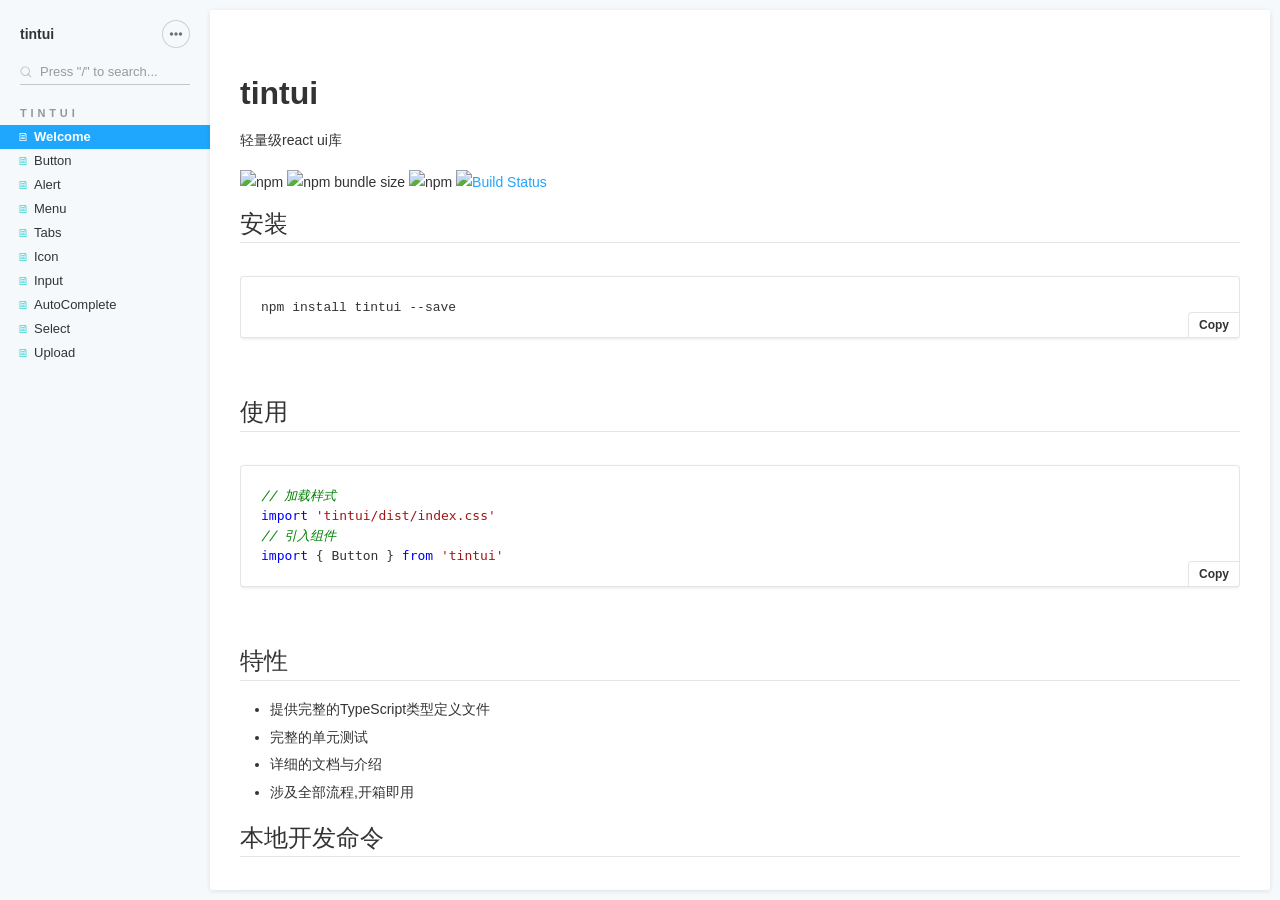
<file: index.html>
<!doctype html><html lang="en"><head><meta charset="utf-8"><title>Storybook</title><meta name="viewport" content="width=device-width,initial-scale=1"><style>html, body {
    overflow: hidden;
    height: 100%;
    width: 100%;
    margin: 0;
    padding: 0;
  }</style><script>/* globals window */
  /* eslint-disable no-underscore-dangle */
  try {
    if (window.top !== window) {
      window.__REACT_DEVTOOLS_GLOBAL_HOOK__ = window.top.__REACT_DEVTOOLS_GLOBAL_HOOK__;
    }
  } catch (e) {
    // eslint-disable-next-line no-console
    console.warn('unable to connect to top frame for connecting dev tools');
  }</script><style>#root[hidden],
      #docs-root[hidden] {
        display: none !important;
      }</style></head><body><div id="root"></div><div id="docs-root"></div><script>window['DOCS_MODE'] = true;</script><script src="runtime~main.af99283b16b78e3dde14.bundle.js"></script><script src="vendors~main~0f485567.0fb63684ea4891517a29.bundle.js"></script><script src="vendors~main~0decbd73.35f606e10562c118819e.bundle.js"></script><script src="vendors~main~2a42e354.3e6715a0e6cd6b950ec0.bundle.js"></script><script src="vendors~main~d939e436.8cedee08b96703db7485.bundle.js"></script><script src="vendors~main~67b22fc5.76b9001da0d04f258b09.bundle.js"></script><script src="vendors~main~7d359b94.c9d187f77044cc2e3282.bundle.js"></script><script src="vendors~main~f9ca8911.f594530dee93516d38a2.bundle.js"></script><script src="vendors~main~678f84af.61517929cd2462013c5f.bundle.js"></script><script src="vendors~main~f734b0c6.c612942f0d82e7d4fb19.bundle.js"></script><script src="vendors~main~ec8c427e.03a618b3bc78f8f61b8f.bundle.js"></script><script src="vendors~main~95a414bc.db1ecb29d8262c8c4ee7.bundle.js"></script><script src="main~748942c6.975f41085888735b0179.bundle.js"></script></body></html>
</file>
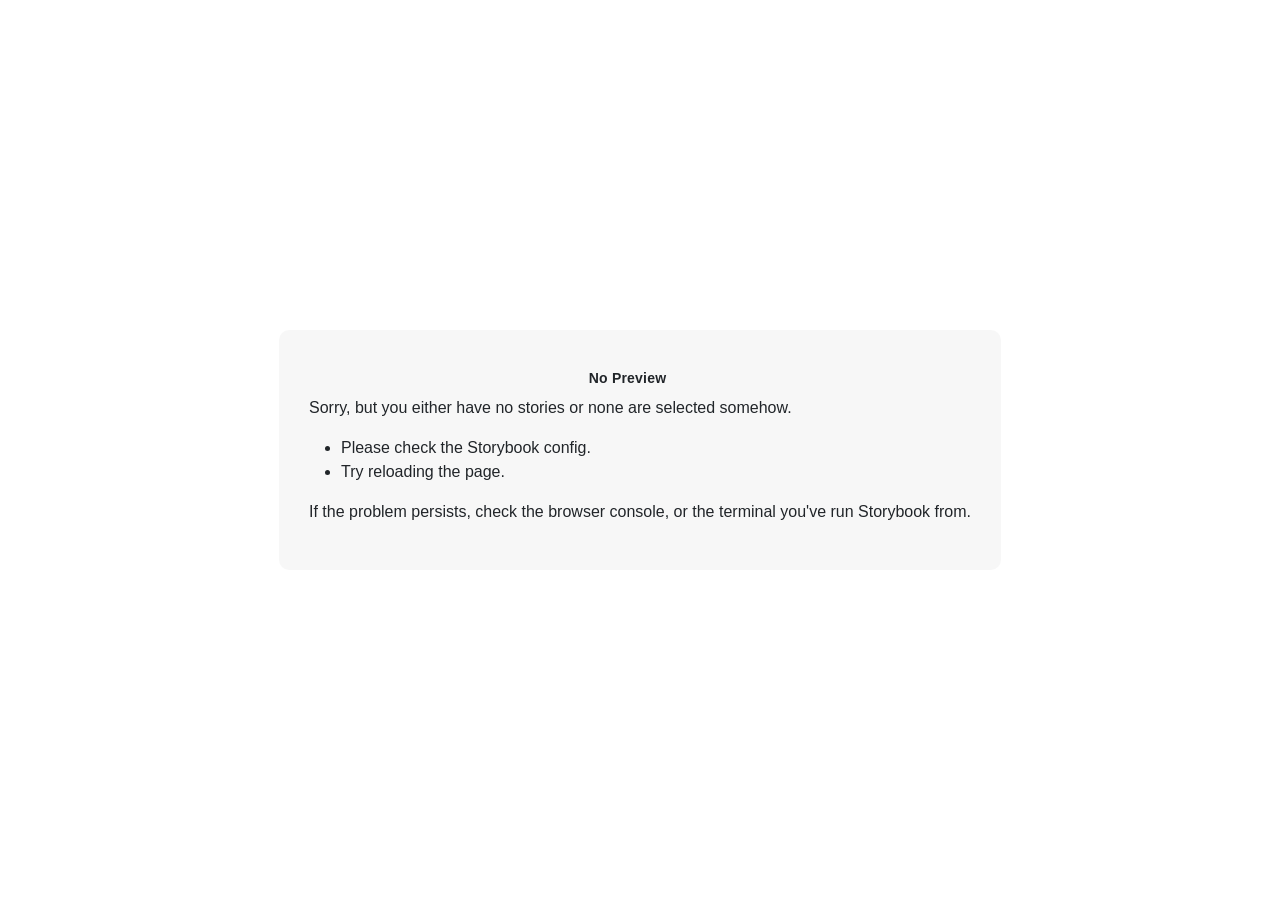
<file: iframe.html>
<!doctype html><html lang="en"><head><meta charset="utf-8"><title>Storybook</title><meta name="viewport" content="width=device-width,initial-scale=1"><base target="_parent"><style>:not(.sb-show-main) > .sb-main,
  :not(.sb-show-nopreview) > .sb-nopreview,
  :not(.sb-show-errordisplay) > .sb-errordisplay {
    display: none;
  }

  .sb-wrapper {
    position: fixed;
    top: 0;
    bottom: 0;
    left: 0;
    right: 0;
    padding: 20px;
    font-family: "Nunito Sans", -apple-system, ".SFNSText-Regular", "San Francisco", BlinkMacSystemFont, "Segoe UI", "Helvetica Neue", Helvetica, Arial, sans-serif;
    -webkit-font-smoothing: antialiased;
    overflow: auto;
  }

  .sb-heading {
    font-size: 14px;
    font-weight: 600;
    letter-spacing: 0.2px;
    margin: 10px 0;
    padding-right: 25px;
  }

  .sb-nopreview {
    display: flex;
    align-content: center;
    justify-content: center;
  }

  .sb-nopreview_main {
    margin: auto;
    padding: 30px;
    border-radius: 10px;
    background: rgba(0,0,0,0.03);
  }

  .sb-nopreview_heading {
    text-align: center;
  }

  .sb-errordisplay {
    border: 20px solid rgb(187, 49, 49);
    background: #222;
    color: #fff;
    z-index: 999999;
  }

  .sb-errordisplay_code {
    padding: 10px;
    background: #000;
    color: #eee;
    font-family: "Operator Mono", "Fira Code Retina", "Fira Code", "FiraCode-Retina", "Andale Mono", "Lucida Console", Consolas, Monaco, monospace;
  }

  .sb-errordisplay pre {
    white-space: pre-wrap;
  }</style><script>/* globals window */
  /* eslint-disable no-underscore-dangle */
  try {
    if (window.top !== window) {
      window.__REACT_DEVTOOLS_GLOBAL_HOOK__ = window.top.__REACT_DEVTOOLS_GLOBAL_HOOK__;
      window.__VUE_DEVTOOLS_GLOBAL_HOOK__ = window.top.__VUE_DEVTOOLS_GLOBAL_HOOK__;
      window.top.__VUE_DEVTOOLS_CONTEXT__ = window.document;
    }
  } catch (e) {
    // eslint-disable-next-line no-console
    console.warn('unable to connect to top frame for connecting dev tools');
  }</script><link href="static/css/main~24120820.d9949bab.chunk.css" rel="stylesheet"><style>#root[hidden],
      #docs-root[hidden] {
        display: none !important;
      }</style></head><body><div class="sb-nopreview sb-wrapper"><div class="sb-nopreview_main"><h1 class="sb-nopreview_heading sb-heading">No Preview</h1><p>Sorry, but you either have no stories or none are selected somehow.</p><ul><li>Please check the Storybook config.</li><li>Try reloading the page.</li></ul><p>If the problem persists, check the browser console, or the terminal you've run Storybook from.</p></div></div><div class="sb-errordisplay sb-wrapper"><pre id="error-message" class="sb-heading"></pre><pre class="sb-errordisplay_code"><code id="error-stack"></code></pre></div><div id="root"></div><div id="docs-root"></div><script src="runtime~main.8f46756af3c71060ff40.bundle.js"></script><script src="vendors~main~0f485567.8f46756af3c71060ff40.bundle.js"></script><script src="vendors~main~0decbd73.8f46756af3c71060ff40.bundle.js"></script><script src="vendors~main~2a42e354.8f46756af3c71060ff40.bundle.js"></script><script src="vendors~main~0ad7406a.8f46756af3c71060ff40.bundle.js"></script><script src="vendors~main~d939e436.8f46756af3c71060ff40.bundle.js"></script><script src="vendors~main~1f20a385.8f46756af3c71060ff40.bundle.js"></script><script src="vendors~main~67b22fc5.8f46756af3c71060ff40.bundle.js"></script><script src="vendors~main~b58f7129.8f46756af3c71060ff40.bundle.js"></script><script src="vendors~main~678f84af.8f46756af3c71060ff40.bundle.js"></script><script src="vendors~main~ec8c427e.8f46756af3c71060ff40.bundle.js"></script><script src="main~24120820.8f46756af3c71060ff40.bundle.js"></script></body></html>
</file>
<file: static/css/main~24120820.d9949bab.chunk.css>
@charset "UTF-8";
*,
*::before,
*::after {
  box-sizing: border-box; }

body {
  margin: 0;
  font-family: "Helvetica Neue", Helvetica, "PingFang SC", "Hiragino Sans GB", "Microsoft YaHei", "微软雅黑", Arial, sans-serif;
  font-size: 1rem;
  font-weight: 400;
  line-height: 1.5;
  color: #212529;
  background-color: #fff;
  -webkit-text-size-adjust: 100%;
  -webkit-tap-highlight-color: rgba(0, 0, 0, 0); }

[tabindex="-1"]:focus:not(:focus-visible) {
  outline: 0 !important; }

hr {
  margin: 1rem 0;
  color: inherit;
  background-color: currentColor;
  border: 0;
  opacity: 0.25; }

hr:not([size]) {
  height: 1px; }

h1, h2, h3, h4, h5, h6 {
  margin-top: 0;
  margin-bottom: 0.5rem;
  font-weight: 500;
  line-height: 1.2; }

h1 {
  font-size: 2.5rem; }

h2 {
  font-size: 2rem; }

h3 {
  font-size: 1.75rem; }

h4 {
  font-size: 1.5rem; }

h5 {
  font-size: 1.25rem; }

h6 {
  font-size: 1rem; }

p {
  margin-top: 0;
  margin-bottom: 1rem; }

abbr[title],
abbr[data-original-title] {
  text-decoration: underline;
  -webkit-text-decoration: underline dotted;
          text-decoration: underline dotted;
  cursor: help;
  -webkit-text-decoration-skip-ink: none;
          text-decoration-skip-ink: none; }

address {
  margin-bottom: 1rem;
  font-style: normal;
  line-height: inherit; }

ol,
ul {
  padding-left: 2rem; }

ol,
ul,
dl {
  margin-top: 0;
  margin-bottom: 1rem; }

ol ol,
ul ul,
ol ul,
ul ol {
  margin-bottom: 0; }

dt {
  font-weight: 700; }

dd {
  margin-bottom: .5rem;
  margin-left: 0; }

blockquote {
  margin: 0 0 1rem; }

b,
strong {
  font-weight: bolder; }

small {
  font-size: 0.875em; }

sub,
sup {
  position: relative;
  font-size: 0.75em;
  line-height: 0;
  vertical-align: baseline; }

sub {
  bottom: -.25em; }

sup {
  top: -.5em; }

a {
  color: #409EFF;
  text-decoration: none; }
  a:hover {
    color: #0077f3;
    text-decoration: underline; }

a:not([href]), a:not([href]):hover {
  color: inherit;
  text-decoration: none; }

pre,
code,
kbd,
samp {
  font-family: SFMono-Regular, Menlo, Monaco, Consolas, "Liberation Mono", "Courier New", monospace;
  font-size: 1em; }

pre {
  display: block;
  margin-top: 0;
  margin-bottom: 1rem;
  overflow: auto;
  font-size: 0.875em; }
  pre code {
    font-size: inherit;
    color: inherit;
    word-break: normal; }

code {
  font-size: 0.875em;
  color: #d63384;
  word-wrap: break-word; }
  a > code {
    color: inherit; }

figure {
  margin: 0 0 1rem; }

img {
  vertical-align: middle; }

svg {
  overflow: hidden;
  vertical-align: middle; }

table {
  border-collapse: collapse; }

caption {
  padding-top: .5rem;
  padding-bottom: .5rem;
  color: #6c757d;
  text-align: left;
  caption-side: bottom; }

th {
  text-align: inherit; }

label {
  display: inline-block;
  margin-bottom: .5rem; }

button {
  border-radius: 0; }

button:focus {
  outline: 1px dotted;
  outline: 5px auto -webkit-focus-ring-color; }

input,
button,
select,
optgroup,
textarea {
  margin: 0;
  font-family: inherit;
  font-size: inherit;
  line-height: inherit; }

button,
input {
  overflow: visible; }

button,
select {
  text-transform: none; }

select {
  word-wrap: normal; }

[list]::-webkit-calendar-picker-indicator {
  display: none; }

button,
[type="button"],
[type="reset"],
[type="submit"] {
  -webkit-appearance: button; }
  button:not(:disabled),
  [type="button"]:not(:disabled),
  [type="reset"]:not(:disabled),
  [type="submit"]:not(:disabled) {
    cursor: pointer; }

::-moz-focus-inner {
  padding: 0;
  border-style: none; }

input[type="date"],
input[type="time"],
input[type="datetime-local"],
input[type="month"] {
  -webkit-appearance: textfield; }

textarea {
  overflow: auto;
  resize: vertical; }

fieldset {
  min-width: 0;
  padding: 0;
  margin: 0;
  border: 0; }

legend {
  float: left;
  width: 100%;
  padding: 0;
  margin-bottom: 0.5rem;
  font-size: 1.5rem;
  line-height: inherit;
  color: inherit;
  white-space: normal; }

mark {
  padding: 0.2em;
  background-color: #fcf8e3; }

progress {
  vertical-align: baseline; }

::-webkit-datetime-edit {
  overflow: visible;
  line-height: 0; }

[type="search"] {
  outline-offset: -2px;
  -webkit-appearance: textfield; }

::-webkit-search-decoration {
  -webkit-appearance: none; }

::-webkit-color-swatch-wrapper {
  padding: 0; }

::-webkit-file-upload-button {
  font: inherit;
  -webkit-appearance: button; }

output {
  display: inline-block; }

summary {
  display: list-item;
  cursor: pointer; }

template {
  display: none; }

main {
  display: block; }

[hidden] {
  display: none !important; }

.zoom-in-top-enter {
  opacity: 0;
  -webkit-transform: scaleY(0);
          transform: scaleY(0); }

.zoom-in-top-enter-active {
  opacity: 1;
  -webkit-transform: scaleY(1);
          transform: scaleY(1);
  -webkit-transition: opacity 300ms cubic-bezier(0.23, 1, 0.32, 1) 100ms, -webkit-transform 300ms cubic-bezier(0.23, 1, 0.32, 1) 100ms;
  transition: opacity 300ms cubic-bezier(0.23, 1, 0.32, 1) 100ms, -webkit-transform 300ms cubic-bezier(0.23, 1, 0.32, 1) 100ms;
  transition: transform 300ms cubic-bezier(0.23, 1, 0.32, 1) 100ms, opacity 300ms cubic-bezier(0.23, 1, 0.32, 1) 100ms;
  transition: transform 300ms cubic-bezier(0.23, 1, 0.32, 1) 100ms, opacity 300ms cubic-bezier(0.23, 1, 0.32, 1) 100ms, -webkit-transform 300ms cubic-bezier(0.23, 1, 0.32, 1) 100ms;
  -webkit-transform-origin: center top;
          transform-origin: center top; }

.zoom-in-top-exit {
  opacity: 1; }

.zoom-in-top-exit-active {
  opacity: 0;
  -webkit-transform: scaleY(0);
          transform: scaleY(0);
  -webkit-transition: opacity 300ms cubic-bezier(0.23, 1, 0.32, 1) 100ms, -webkit-transform 300ms cubic-bezier(0.23, 1, 0.32, 1) 100ms;
  transition: opacity 300ms cubic-bezier(0.23, 1, 0.32, 1) 100ms, -webkit-transform 300ms cubic-bezier(0.23, 1, 0.32, 1) 100ms;
  transition: transform 300ms cubic-bezier(0.23, 1, 0.32, 1) 100ms, opacity 300ms cubic-bezier(0.23, 1, 0.32, 1) 100ms;
  transition: transform 300ms cubic-bezier(0.23, 1, 0.32, 1) 100ms, opacity 300ms cubic-bezier(0.23, 1, 0.32, 1) 100ms, -webkit-transform 300ms cubic-bezier(0.23, 1, 0.32, 1) 100ms;
  -webkit-transform-origin: center top;
          transform-origin: center top; }

.zoom-in-left-enter {
  opacity: 0;
  -webkit-transform: scale(0.45, 0.45);
          transform: scale(0.45, 0.45); }

.zoom-in-left-enter-active {
  opacity: 1;
  -webkit-transform: scale(1, 1);
          transform: scale(1, 1);
  -webkit-transition: opacity 300ms cubic-bezier(0.23, 1, 0.32, 1) 100ms, -webkit-transform 300ms cubic-bezier(0.23, 1, 0.32, 1) 100ms;
  transition: opacity 300ms cubic-bezier(0.23, 1, 0.32, 1) 100ms, -webkit-transform 300ms cubic-bezier(0.23, 1, 0.32, 1) 100ms;
  transition: transform 300ms cubic-bezier(0.23, 1, 0.32, 1) 100ms, opacity 300ms cubic-bezier(0.23, 1, 0.32, 1) 100ms;
  transition: transform 300ms cubic-bezier(0.23, 1, 0.32, 1) 100ms, opacity 300ms cubic-bezier(0.23, 1, 0.32, 1) 100ms, -webkit-transform 300ms cubic-bezier(0.23, 1, 0.32, 1) 100ms;
  -webkit-transform-origin: top left;
          transform-origin: top left; }

.zoom-in-left-exit {
  opacity: 1; }

.zoom-in-left-exit-active {
  opacity: 0;
  -webkit-transform: scale(0.45, 0.45);
          transform: scale(0.45, 0.45);
  -webkit-transition: opacity 300ms cubic-bezier(0.23, 1, 0.32, 1) 100ms, -webkit-transform 300ms cubic-bezier(0.23, 1, 0.32, 1) 100ms;
  transition: opacity 300ms cubic-bezier(0.23, 1, 0.32, 1) 100ms, -webkit-transform 300ms cubic-bezier(0.23, 1, 0.32, 1) 100ms;
  transition: transform 300ms cubic-bezier(0.23, 1, 0.32, 1) 100ms, opacity 300ms cubic-bezier(0.23, 1, 0.32, 1) 100ms;
  transition: transform 300ms cubic-bezier(0.23, 1, 0.32, 1) 100ms, opacity 300ms cubic-bezier(0.23, 1, 0.32, 1) 100ms, -webkit-transform 300ms cubic-bezier(0.23, 1, 0.32, 1) 100ms;
  -webkit-transform-origin: top left;
          transform-origin: top left; }

.zoom-in-right-enter {
  opacity: 0;
  -webkit-transform: scale(0.45, 0.45);
          transform: scale(0.45, 0.45); }

.zoom-in-right-enter-active {
  opacity: 1;
  -webkit-transform: scale(1, 1);
          transform: scale(1, 1);
  -webkit-transition: opacity 300ms cubic-bezier(0.23, 1, 0.32, 1) 100ms, -webkit-transform 300ms cubic-bezier(0.23, 1, 0.32, 1) 100ms;
  transition: opacity 300ms cubic-bezier(0.23, 1, 0.32, 1) 100ms, -webkit-transform 300ms cubic-bezier(0.23, 1, 0.32, 1) 100ms;
  transition: transform 300ms cubic-bezier(0.23, 1, 0.32, 1) 100ms, opacity 300ms cubic-bezier(0.23, 1, 0.32, 1) 100ms;
  transition: transform 300ms cubic-bezier(0.23, 1, 0.32, 1) 100ms, opacity 300ms cubic-bezier(0.23, 1, 0.32, 1) 100ms, -webkit-transform 300ms cubic-bezier(0.23, 1, 0.32, 1) 100ms;
  -webkit-transform-origin: top right;
          transform-origin: top right; }

.zoom-in-right-exit {
  opacity: 1; }

.zoom-in-right-exit-active {
  opacity: 0;
  -webkit-transform: scale(0.45, 0.45);
          transform: scale(0.45, 0.45);
  -webkit-transition: opacity 300ms cubic-bezier(0.23, 1, 0.32, 1) 100ms, -webkit-transform 300ms cubic-bezier(0.23, 1, 0.32, 1) 100ms;
  transition: opacity 300ms cubic-bezier(0.23, 1, 0.32, 1) 100ms, -webkit-transform 300ms cubic-bezier(0.23, 1, 0.32, 1) 100ms;
  transition: transform 300ms cubic-bezier(0.23, 1, 0.32, 1) 100ms, opacity 300ms cubic-bezier(0.23, 1, 0.32, 1) 100ms;
  transition: transform 300ms cubic-bezier(0.23, 1, 0.32, 1) 100ms, opacity 300ms cubic-bezier(0.23, 1, 0.32, 1) 100ms, -webkit-transform 300ms cubic-bezier(0.23, 1, 0.32, 1) 100ms;
  -webkit-transform-origin: top right;
          transform-origin: top right; }

.zoom-in-bottom-enter {
  opacity: 0;
  -webkit-transform: scaleY(0);
          transform: scaleY(0); }

.zoom-in-bottom-enter-active {
  opacity: 1;
  -webkit-transform: scaleY(1);
          transform: scaleY(1);
  -webkit-transition: opacity 300ms cubic-bezier(0.23, 1, 0.32, 1) 100ms, -webkit-transform 300ms cubic-bezier(0.23, 1, 0.32, 1) 100ms;
  transition: opacity 300ms cubic-bezier(0.23, 1, 0.32, 1) 100ms, -webkit-transform 300ms cubic-bezier(0.23, 1, 0.32, 1) 100ms;
  transition: transform 300ms cubic-bezier(0.23, 1, 0.32, 1) 100ms, opacity 300ms cubic-bezier(0.23, 1, 0.32, 1) 100ms;
  transition: transform 300ms cubic-bezier(0.23, 1, 0.32, 1) 100ms, opacity 300ms cubic-bezier(0.23, 1, 0.32, 1) 100ms, -webkit-transform 300ms cubic-bezier(0.23, 1, 0.32, 1) 100ms;
  -webkit-transform-origin: center bottom;
          transform-origin: center bottom; }

.zoom-in-bottom-exit {
  opacity: 1; }

.zoom-in-bottom-exit-active {
  opacity: 0;
  -webkit-transform: scaleY(0);
          transform: scaleY(0);
  -webkit-transition: opacity 300ms cubic-bezier(0.23, 1, 0.32, 1) 100ms, -webkit-transform 300ms cubic-bezier(0.23, 1, 0.32, 1) 100ms;
  transition: opacity 300ms cubic-bezier(0.23, 1, 0.32, 1) 100ms, -webkit-transform 300ms cubic-bezier(0.23, 1, 0.32, 1) 100ms;
  transition: transform 300ms cubic-bezier(0.23, 1, 0.32, 1) 100ms, opacity 300ms cubic-bezier(0.23, 1, 0.32, 1) 100ms;
  transition: transform 300ms cubic-bezier(0.23, 1, 0.32, 1) 100ms, opacity 300ms cubic-bezier(0.23, 1, 0.32, 1) 100ms, -webkit-transform 300ms cubic-bezier(0.23, 1, 0.32, 1) 100ms;
  -webkit-transform-origin: center bottom;
          transform-origin: center bottom; }

.btn {
  position: relative;
  display: inline-block;
  font-weight: 400;
  line-height: 1.5;
  color: #212529;
  white-space: nowrap;
  text-align: center;
  vertical-align: middle;
  background-image: none;
  border: 1px solid transparent;
  padding: 0.375rem 0.75rem;
  font-size: 1rem;
  border-radius: 0.25rem;
  box-shadow: inset 0 1px 0 rgba(255, 255, 255, 0.15), 0 1px 1px rgba(0, 0, 0, 0.075);
  cursor: pointer;
  -webkit-transition: color 0.15s ease-in-out, background-color 0.15s ease-in-out, border-color 0.15s ease-in-out, box-shadow 0.15s ease-in-out;
  transition: color 0.15s ease-in-out, background-color 0.15s ease-in-out, border-color 0.15s ease-in-out, box-shadow 0.15s ease-in-out; }
  .btn.disabled, .btn[disabled] {
    cursor: not-allowed;
    opacity: 0.65;
    box-shadow: none; }
    .btn.disabled > *, .btn[disabled] > * {
      pointer-events: none; }

.btn-lg {
  padding: 0.5rem 1rem;
  font-size: 1.25rem;
  border-radius: 0.3rem; }

.btn-sm {
  padding: 0.25rem 0.5rem;
  font-size: 0.875rem;
  border-radius: 0.2rem; }

.btn-default {
  color: #212529;
  background: #fff;
  border-color: #ced4da; }
  .btn-default:hover {
    color: #409EFF;
    background: #fff;
    border-color: #409EFF; }
  .btn-default:focus, .btn-default.focus {
    color: #409EFF;
    background: #fff;
    border-color: #409EFF; }
  .btn-default:disabled, .btn-default.disabled {
    color: #212529;
    background: #fff;
    border-color: #ced4da; }

.btn-primary {
  color: #fff;
  background: #409EFF;
  border-color: #409EFF; }
  .btn-primary:hover {
    color: #fff;
    background: #66b1ff;
    border-color: #73b8ff; }
  .btn-primary:focus, .btn-primary.focus {
    color: #fff;
    background: #66b1ff;
    border-color: #73b8ff; }
  .btn-primary:disabled, .btn-primary.disabled {
    color: #fff;
    background: #409EFF;
    border-color: #409EFF; }

.btn-danger {
  color: #fff;
  background: #F56C6C;
  border-color: #F56C6C; }
  .btn-danger:hover {
    color: #fff;
    background: #f79090;
    border-color: #f89c9c; }
  .btn-danger:focus, .btn-danger.focus {
    color: #fff;
    background: #f79090;
    border-color: #f89c9c; }
  .btn-danger:disabled, .btn-danger.disabled {
    color: #fff;
    background: #F56C6C;
    border-color: #F56C6C; }

.btn-success {
  color: #fff;
  background: #67C23A;
  border-color: #67C23A; }
  .btn-success:hover {
    color: #fff;
    background: #7dcc56;
    border-color: #85cf60; }
  .btn-success:focus, .btn-success.focus {
    color: #fff;
    background: #7dcc56;
    border-color: #85cf60; }
  .btn-success:disabled, .btn-success.disabled {
    color: #fff;
    background: #67C23A;
    border-color: #67C23A; }

.btn-warning {
  color: #fff;
  background: #E6A23C;
  border-color: #E6A23C; }
  .btn-warning:hover {
    color: #fff;
    background: #eab25e;
    border-color: #ecb869; }
  .btn-warning:focus, .btn-warning.focus {
    color: #fff;
    background: #eab25e;
    border-color: #ecb869; }
  .btn-warning:disabled, .btn-warning.disabled {
    color: #fff;
    background: #E6A23C;
    border-color: #E6A23C; }

.btn-info {
  color: #fff;
  background: #909399;
  border-color: #909399; }
  .btn-info:hover {
    color: #fff;
    background: #a4a6ab;
    border-color: #abadb1; }
  .btn-info:focus, .btn-info.focus {
    color: #fff;
    background: #a4a6ab;
    border-color: #abadb1; }
  .btn-info:disabled, .btn-info.disabled {
    color: #fff;
    background: #909399;
    border-color: #909399; }

.btn-link {
  font-weight: 400;
  color: #409EFF;
  text-decoration: none;
  box-shadow: none; }
  .btn-link:hover {
    color: #0077f3;
    text-decoration: underline; }
  .btn-link:focus, .btn-link.focus {
    text-decoration: underline;
    box-shadow: none; }
  .btn-link:disabled, .btn-link.disabled {
    color: #6c757d;
    pointer-events: none; }

.tiny-alert {
  position: relative;
  padding: 0.75rem 1.25rem;
  margin-bottom: 1rem;
  border: 1px solid transparent;
  border-radius: 0.25rem; }
  .tiny-alert .tiny-alert-close {
    position: absolute;
    top: 0;
    right: 0;
    padding: 0.75rem 1.25rem;
    color: inherit;
    cursor: pointer; }
  .tiny-alert .bold-title {
    font-weight: 700; }
  .tiny-alert .tiny-alert-desc {
    font-size: 0.875rem;
    margin: 0.3rem 0 0; }

.tiny-alert-default {
  color: #fff;
  background: #409EFF;
  border-color: #2791ff; }

.tiny-alert-success {
  color: #fff;
  background: #67C23A;
  border-color: #5dae34; }

.tiny-alert-warning {
  color: #fff;
  background: #E6A23C;
  border-color: #e39725; }

.tiny-alert-danger {
  color: #fff;
  background: #F56C6C;
  border-color: #f35454; }

.tiny-menu {
  display: flex;
  flex-wrap: wrap;
  padding-left: 0;
  margin-bottom: 30px;
  list-style: none;
  border-bottom: 1px solid #dee2e6;
  box-shadow: inset 0 1px 0 rgba(255, 255, 255, 0.15), 0 1px 1px rgba(0, 0, 0, 0.075); }
  .tiny-menu > .menu-item {
    padding: 0.5rem 1rem;
    cursor: pointer;
    -webkit-transition: color 0.15s ease-in-out, border-color 0.15s ease-in-out;
    transition: color 0.15s ease-in-out, border-color 0.15s ease-in-out; }
    .tiny-menu > .menu-item:hover, .tiny-menu > .menu-item:focus {
      text-decoration: none; }
    .tiny-menu > .menu-item.is-disabled {
      color: #6c757d;
      pointer-events: none;
      cursor: default; }
    .tiny-menu > .menu-item.is-active, .tiny-menu > .menu-item:hover {
      color: #409EFF;
      border-bottom: 2px solid #409EFF; }
  .tiny-menu .submenu-item {
    position: relative; }
    .tiny-menu .submenu-item .submenu-title {
      display: flex;
      align-items: center; }
    .tiny-menu .submenu-item .arrow-icon {
      -webkit-transition: -webkit-transform .25s ease-in-out;
      transition: -webkit-transform .25s ease-in-out;
      transition: transform .25s ease-in-out;
      transition: transform .25s ease-in-out, -webkit-transform .25s ease-in-out;
      margin-left: 3px; }
    .tiny-menu .submenu-item:hover .arrow-icon {
      -webkit-transform: rotate(180deg);
              transform: rotate(180deg); }
  .tiny-menu .is-vertical .arrow-icon {
    -webkit-transform: rotate(0deg) !important;
            transform: rotate(0deg) !important; }
  .tiny-menu .is-vertical.is-opened .arrow-icon {
    -webkit-transform: rotate(180deg) !important;
            transform: rotate(180deg) !important; }
  .tiny-menu .tiny-submenu {
    list-style: none;
    padding-left: 0;
    white-space: nowrap; }
    .tiny-menu .tiny-submenu .menu-item {
      padding: 0.5rem 1rem;
      cursor: pointer;
      -webkit-transition: color 0.15s ease-in-out, border-color 0.15s ease-in-out;
      transition: color 0.15s ease-in-out, border-color 0.15s ease-in-out;
      color: #212529; }
      .tiny-menu .tiny-submenu .menu-item.is-active, .tiny-menu .tiny-submenu .menu-item:hover {
        color: #409EFF !important; }

.menu-horizontal > .menu-item {
  border-bottom: 2px solid transparent; }

.menu-horizontal .tiny-submenu {
  position: absolute;
  background: #fff;
  z-index: 100;
  top: calc(100% + 8px);
  left: 0;
  border: 1px solid #dee2e6;
  box-shadow: 0 2px 4px 0 rgba(0, 0, 0, 0.12), 0 0 6px 0 rgba(0, 0, 0, 0.04); }

.menu-vertical {
  flex-direction: column;
  border-bottom: 0px;
  margin: 10px 20px;
  border-right: 1px solid #dee2e6; }
  .menu-vertical > .menu-item {
    border-left: 2px solid transparent; }
    .menu-vertical > .menu-item.is-active, .menu-vertical > .menu-item:hover {
      border-bottom: 0px;
      border-left: 2px solid #409EFF; }

.tiny-tabs-nav {
  display: flex;
  flex-wrap: wrap;
  padding-left: 0;
  margin-bottom: 0;
  list-style: none;
  border-bottom: 1px solid #dee2e6; }

.tiny-tabs-nav-item {
  display: block;
  padding: 0.5rem 1rem;
  cursor: pointer; }
  .tiny-tabs-nav-item:hover, .tiny-tabs-nav-item:focus {
    color: #409EFF; }
  .tiny-tabs-nav-item.disabled {
    color: #6c757d;
    pointer-events: none;
    cursor: default;
    background-color: transparent;
    border-color: transparent; }
  .tiny-tabs-nav-item.is-active {
    color: #409EFF; }

.nav-line .tiny-tabs-nav-item.is-active {
  border-bottom: 2px solid #409EFF; }

.nav-card .tiny-tabs-nav-item {
  border: 1px solid transparent;
  margin-bottom: -1px; }
  .nav-card .tiny-tabs-nav-item.is-active {
    border-top-left-radius: 0.25rem;
    border-top-right-radius: 0.25rem;
    background-color: #fff;
    border-color: #dee2e6 #dee2e6 #fff; }

.tiny-tabs-content {
  margin-top: 1rem; }

.icon-primary {
  color: #409EFF; }

.icon-secondary {
  color: #6c757d; }

.icon-success {
  color: #67C23A; }

.icon-info {
  color: #909399; }

.icon-warning {
  color: #E6A23C; }

.icon-danger {
  color: #F56C6C; }

.icon-light {
  color: #f8f9fa; }

.icon-dark {
  color: #343a40; }

.tiny-input-wrapper {
  display: flex;
  width: 100%;
  margin-bottom: 30px;
  position: relative; }
  .tiny-input-wrapper .icon-wrapper {
    position: absolute;
    height: 100%;
    width: 35px;
    justify-content: center;
    color: #495057;
    right: 0;
    top: 0;
    display: flex;
    align-items: center; }
    .tiny-input-wrapper .icon-wrapper svg {
      color: #6c757d; }

.icon-wrapper + .tiny-input-inner {
  padding-right: 35px; }

.tiny-input-inner {
  width: 100%;
  padding: 0.375rem 0.75rem;
  font-family: "Helvetica Neue", Helvetica, "PingFang SC", "Hiragino Sans GB", "Microsoft YaHei", "微软雅黑", Arial, sans-serif;
  font-size: 1rem;
  font-weight: 400;
  line-height: 1.5;
  color: #495057;
  background-color: #fff;
  background-clip: padding-box;
  border: 1px solid #ced4da;
  border-radius: 0.25rem;
  box-shadow: inset 0 1px 2px rgba(0, 0, 0, 0.075);
  -webkit-transition: border-color 0.3s ease-in-out, box-shadow 0.3s ease-in-out;
  transition: border-color 0.3s ease-in-out, box-shadow 0.3s ease-in-out; }
  .tiny-input-inner:focus {
    color: #495057;
    background-color: #fff;
    border-color: #c0dfff;
    outline: 0;
    box-shadow: 0 0 0 0.2rem rgba(64, 158, 255, 0.25); }
  .tiny-input-inner::-webkit-input-placeholder {
    color: #6c757d;
    opacity: 1; }
  .tiny-input-inner::-moz-placeholder {
    color: #6c757d;
    opacity: 1; }
  .tiny-input-inner:-ms-input-placeholder {
    color: #6c757d;
    opacity: 1; }
  .tiny-input-inner::-ms-input-placeholder {
    color: #6c757d;
    opacity: 1; }
  .tiny-input-inner::placeholder {
    color: #6c757d;
    opacity: 1; }
  .tiny-input-inner:disabled, .tiny-input-inner[readonly] {
    background-color: #e9ecef;
    opacity: 1; }

.tiny-input-group-prepend,
.tiny-input-group-append {
  display: flex;
  align-items: center;
  padding: 0.375rem 0.75rem;
  margin-bottom: 0;
  font-size: 1rem;
  font-weight: 400;
  line-height: 1.5;
  color: #495057;
  text-align: center;
  white-space: nowrap;
  background-color: #e9ecef;
  border: 1px solid #ced4da;
  border-radius: 0.25rem; }

.tiny-input-group-append + .btn {
  padding: 0;
  border: 0; }

.input-group > .tiny-input-group-prepend,
.input-group.input-group-append > .tiny-input-inner {
  border-top-right-radius: 0;
  border-bottom-right-radius: 0; }

.input-group > .tiny-input-group-append,
.input-group.input-group-prepend > .tiny-input-inner {
  border-top-left-radius: 0;
  border-bottom-left-radius: 0; }

.input-size-sm .tiny-input-inner {
  padding: 0.25rem 0.5rem;
  font-size: 0.875rem;
  border-radius: 0.2rem; }

.input-size-lg .tiny-input-inner {
  padding: 0.5rem 1rem;
  font-size: 1.25rem;
  border-radius: 0.3rem; }

.tiny-auto-complete {
  position: relative; }

.tiny-suggestion-list {
  list-style: none;
  padding-left: 0;
  white-space: nowrap;
  position: absolute;
  background: #fff;
  z-index: 100;
  top: calc(100% + 8px);
  left: 0;
  border: 1px solid #dee2e6;
  box-shadow: 0 2px 4px 0 rgba(0, 0, 0, 0.12), 0 0 6px 0 rgba(0, 0, 0, 0.04);
  width: 100%; }
  .tiny-suggestion-list .suggstions-loading-icon {
    display: flex;
    align-items: center;
    justify-content: center;
    min-height: 75px; }
  .tiny-suggestion-list .suggestion-item {
    padding: 0.5rem 1rem;
    cursor: pointer;
    -webkit-transition: color 0.15s ease-in-out, border-color 0.15s ease-in-out;
    transition: color 0.15s ease-in-out, border-color 0.15s ease-in-out;
    color: #212529; }
    .tiny-suggestion-list .suggestion-item.is-active {
      background: #409EFF !important;
      color: #fff !important; }
    .tiny-suggestion-list .suggestion-item:hover {
      color: #409EFF !important; }

.tiny-select {
  position: relative; }
  .tiny-select .tiny-input-wrapper {
    cursor: pointer; }
    .tiny-select .tiny-input-wrapper:hover input {
      border-color: #409EFF !important; }
  .tiny-select input[readonly] {
    background-color: #fff;
    border-color: #ced4da;
    cursor: pointer;
    opacity: 1; }
  .tiny-select input:disabled {
    background-color: #e9ecef;
    opacity: 1;
    cursor: not-allowed; }
  .tiny-select .icon-wrapper {
    -webkit-transition: -webkit-transform .25s ease-in-out;
    transition: -webkit-transform .25s ease-in-out;
    transition: transform .25s ease-in-out;
    transition: transform .25s ease-in-out, -webkit-transform .25s ease-in-out;
    -webkit-transform: rotate(0deg) !important;
            transform: rotate(0deg) !important; }

.tiny-select.menu-is-open .icon-wrapper {
  -webkit-transform: rotate(180deg) !important;
          transform: rotate(180deg) !important; }

.tiny-select-dropdown {
  list-style: none;
  padding-left: 0;
  white-space: nowrap;
  position: absolute;
  background: #fff;
  z-index: 100;
  top: calc(100% + 8px);
  left: 0;
  border: 1px solid #dee2e6;
  box-shadow: 0 2px 4px 0 rgba(0, 0, 0, 0.12), 0 0 6px 0 rgba(0, 0, 0, 0.04);
  width: 100%; }
  .tiny-select-dropdown .tiny-select-item {
    padding: 0.5rem 1rem;
    cursor: pointer;
    -webkit-transition: color 0.15s ease-in-out, border-color 0.15s ease-in-out;
    transition: color 0.15s ease-in-out, border-color 0.15s ease-in-out;
    color: #212529;
    display: flex;
    align-items: center;
    justify-content: space-between; }
    .tiny-select-dropdown .tiny-select-item.is-selected {
      color: #409EFF;
      font-weight: 700; }
    .tiny-select-dropdown .tiny-select-item.is-disabled {
      color: #6c757d;
      pointer-events: none;
      cursor: default; }
    .tiny-select-dropdown .tiny-select-item:hover {
      background-color: rgba(64, 158, 255, 0.1); }

.tiny-selected-tags {
  position: absolute;
  z-index: 100;
  top: 0;
  left: 0;
  height: 100%;
  max-width: 100%;
  display: flex;
  justify-content: center;
  align-items: center;
  flex-wrap: wrap; }
  .tiny-selected-tags .tiny-tag {
    height: 80%;
    padding: 2px 5px;
    box-sizing: border-box;
    border: 1px solid rgba(64, 158, 255, 0.2);
    margin-left: 6px;
    border-radius: 3px;
    color: #409EFF;
    background-color: rgba(64, 158, 255, 0.1); }
  .tiny-selected-tags .tiny-icon {
    margin-left: 3px;
    cursor: pointer; }
    .tiny-selected-tags .tiny-icon:hover {
      color: #0d84ff; }

.tiny-upload-list {
  margin: 0;
  padding: 0;
  list-style-type: none; }

.tiny-uploader-dragger {
  background: #f8f9fa;
  border: 1px dashed #dee2e6;
  border-radius: 4px;
  cursor: pointer;
  padding: 20px;
  width: 360px;
  height: 180px;
  text-align: center; }
  .tiny-uploader-dragger:hover {
    border: 1px dashed #409EFF; }
  .tiny-uploader-dragger.is-dragover {
    border: 2px dashed #409EFF;
    background: rgba(64, 158, 255, 0.2); }

.tiny-upload-list-item {
  -webkit-transition: all 0.5s cubic-bezier(0.55, 0, 0.1, 1);
  transition: all 0.5s cubic-bezier(0.55, 0, 0.1, 1);
  font-size: 14px;
  line-height: 1.8;
  margin-top: 5px;
  box-sizing: border-box;
  border-radius: 4px;
  min-width: 200px;
  position: relative; }
  .tiny-upload-list-item:first-child {
    margin-top: 10px; }
  .tiny-upload-list-item .file-name {
    margin-left: 5px;
    margin-right: 40px; }
    .tiny-upload-list-item .file-name svg {
      margin-right: 5px;
      color: #adb5bd; }
  .tiny-upload-list-item .file-name-error {
    color: #F56C6C; }
    .tiny-upload-list-item .file-name-error svg {
      color: #F56C6C; }
  .tiny-upload-list-item .file-status {
    display: block;
    position: absolute;
    right: 5px;
    top: 0;
    line-height: inherit; }
  .tiny-upload-list-item .file-actions {
    display: none;
    position: absolute;
    right: 7px;
    top: 0;
    line-height: inherit;
    cursor: pointer; }
  .tiny-upload-list-item:hover {
    background-color: #e9ecef; }
    .tiny-upload-list-item:hover .file-status {
      display: none; }
    .tiny-upload-list-item:hover .file-actions {
      display: block; }

.tiny-progress-bar {
  width: 100%;
  box-sizing: border-box; }
  .tiny-progress-bar .tiny-progress-bar-outer {
    border-radius: 0.25rem;
    background-color: #e9ecef;
    overflow: hidden;
    position: relative; }
  .tiny-progress-bar .tiny-progress-bar-inner {
    position: absolute;
    left: 0;
    top: 0;
    display: flex;
    justify-content: flex-end;
    align-items: center;
    height: 100%;
    border-radius: 0.25rem;
    line-height: 1;
    -webkit-transition: width 0.6s ease;
    transition: width 0.6s ease; }
    .tiny-progress-bar .tiny-progress-bar-inner .inner-text {
      color: #fff;
      font-size: 0.75rem;
      margin: 0 5px; }
  .tiny-progress-bar .color-primary {
    background-color: #409EFF; }
  .tiny-progress-bar .color-secondary {
    background-color: #6c757d; }
  .tiny-progress-bar .color-success {
    background-color: #67C23A; }
  .tiny-progress-bar .color-info {
    background-color: #909399; }
  .tiny-progress-bar .color-warning {
    background-color: #E6A23C; }
  .tiny-progress-bar .color-danger {
    background-color: #F56C6C; }
  .tiny-progress-bar .color-light {
    background-color: #f8f9fa; }
  .tiny-progress-bar .color-dark {
    background-color: #343a40; }

.tiny-space {
  margin-right: 10px; }
</file>
